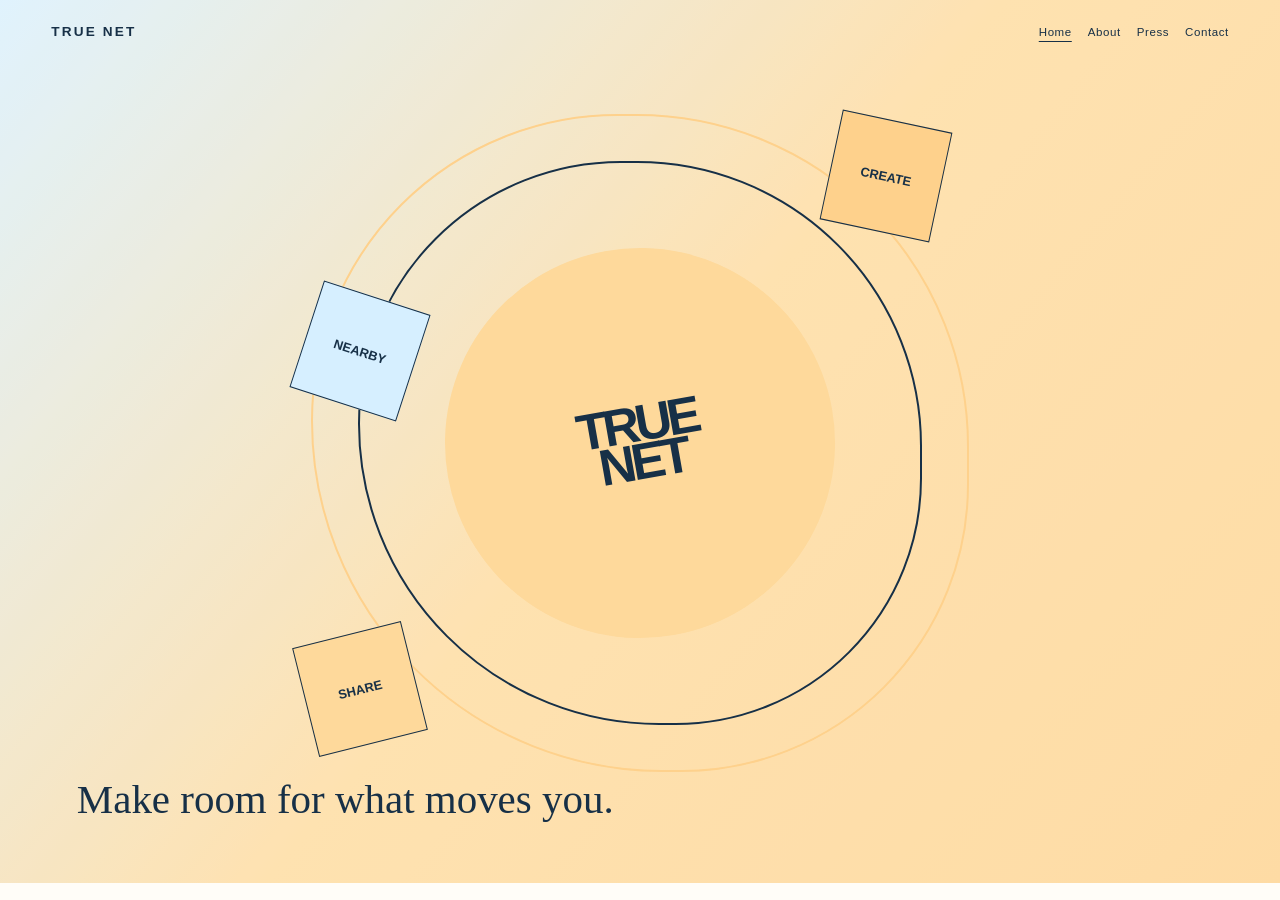
<file: index.html>
<!doctype html>
<html lang="en">
  <head>
    <meta charset="utf-8">
    <meta name="viewport" content="width=device-width, initial-scale=1">
    <title>TRUE NET</title>
    <link rel="stylesheet" href="style.css">
    <script src="script.js" defer></script>
  </head>
  <body class="home-page">
    <header class="site-header">
      <a class="wordmark" href="index.html">TRUE NET</a>
      <nav aria-label="Primary navigation">
        <a aria-current="page" href="index.html">Home</a>
        <a href="about.html">About</a>
        <a href="press.html">Press</a>
        <a href="contact.html">Contact</a>
      </nav>
    </header>

    <main class="hero">
      <video class="hero-video" autoplay muted loop playsinline aria-label="Homepage video placeholder">
        <p>Homepage video placeholder.</p>
      </video>

      <div class="visual-stage" aria-label="Rotating creative visuals">
        <div class="orbit orbit-one"></div>
        <div class="orbit orbit-two"></div>
        <div class="hero-core"><span>TRUE<br>NET</span></div>
        <div class="float-block block-yellow">create</div>
        <div class="float-block block-pink">share</div>
        <div class="float-block block-blue">nearby</div>
      </div>
      <div class="hero-slogan">
        <h1>Make room for what moves you.</h1>
      </div>
    </main>
  </body>
</html>
</file>
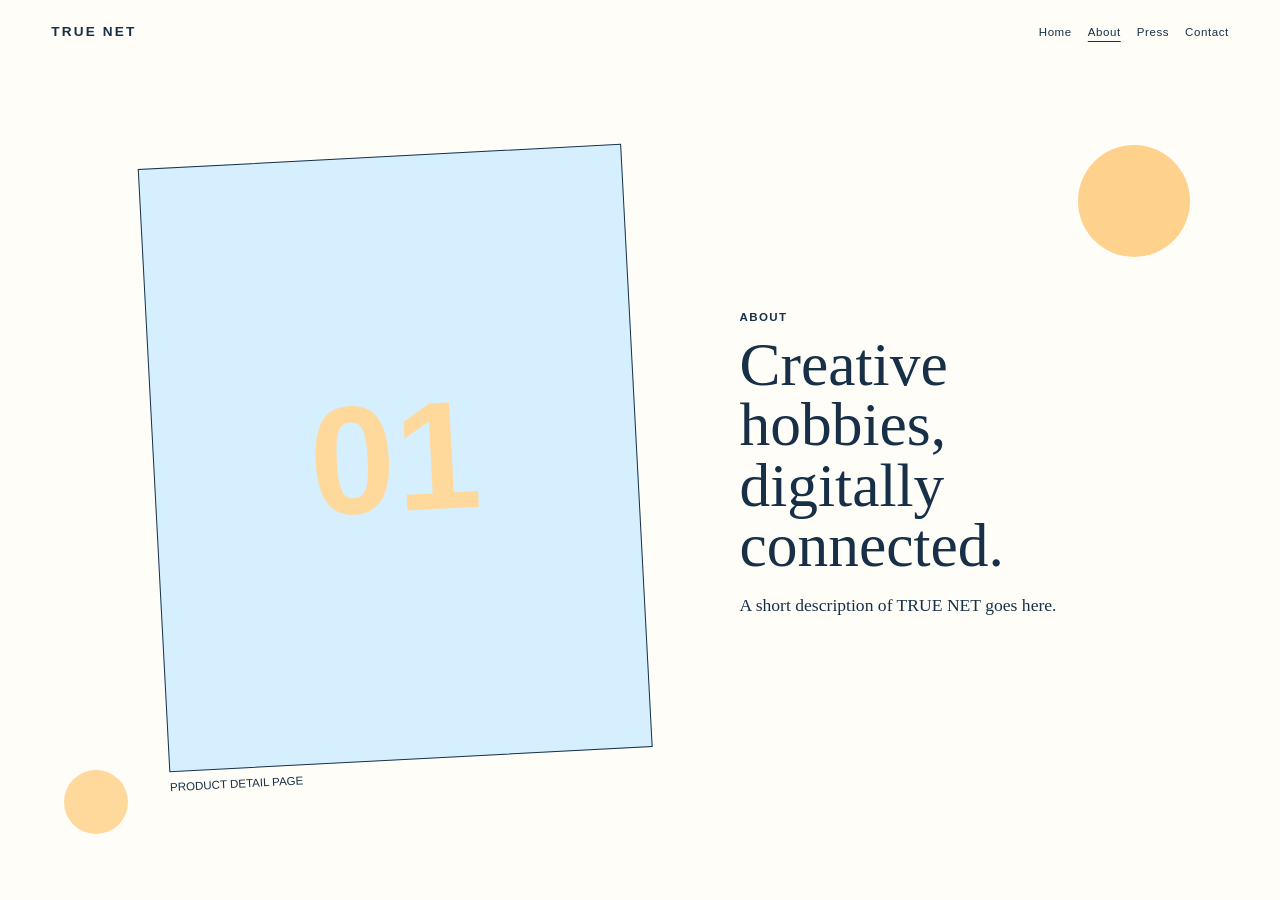
<file: about.html>
<!doctype html>
<html lang="en">
  <head>
    <meta charset="utf-8">
    <meta name="viewport" content="width=device-width, initial-scale=1">
    <title>About — TRUE NET</title>
    <link rel="stylesheet" href="style.css">
  </head>
  <body>
    <header class="site-header">
      <a class="wordmark" href="index.html">TRUE NET</a>
      <nav aria-label="Primary navigation">
        <a href="index.html">Home</a>
        <a aria-current="page" href="about.html">About</a>
        <a href="press.html">Press</a>
        <a href="contact.html">Contact</a>
      </nav>
    </header>

    <main class="about-layout">
      <span class="corner-shape shape-one" aria-hidden="true"></span>
      <span class="corner-shape shape-two" aria-hidden="true"></span>
      <article class="pdp" aria-label="Product detail page visual">
        <div class="pdp-art"><span>01</span></div>
        <p>Product detail page</p>
      </article>
      <section class="about-copy">
        <p class="eyebrow">About</p>
        <h1>Creative hobbies, digitally connected.</h1>
        <p>A short description of TRUE NET goes here.</p>
      </section>
    </main>
  </body>
</html>
</file>
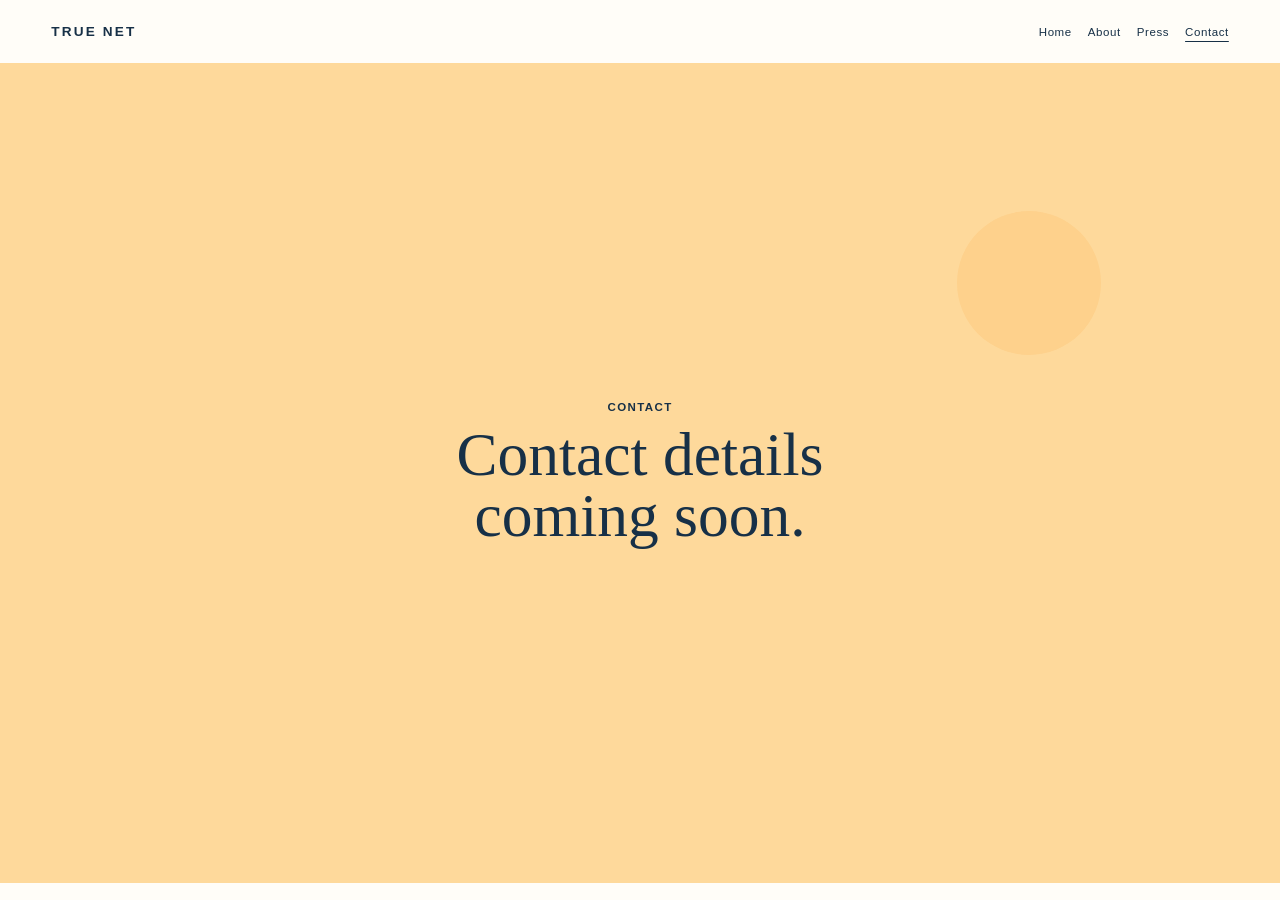
<file: contact.html>
<!doctype html>
<html lang="en">
  <head>
    <meta charset="utf-8">
    <meta name="viewport" content="width=device-width, initial-scale=1">
    <title>Contact — TRUE NET</title>
    <link rel="stylesheet" href="style.css">
  </head>
  <body>
    <header class="site-header">
      <a class="wordmark" href="index.html">TRUE NET</a>
      <nav aria-label="Primary navigation">
        <a href="index.html">Home</a>
        <a href="about.html">About</a>
        <a href="press.html">Press</a>
        <a aria-current="page" href="contact.html">Contact</a>
      </nav>
    </header>

    <main class="simple-page contact-page">
      <div class="floating-dot" aria-hidden="true"></div>
      <p class="eyebrow">Contact</p>
      <h1>Contact details coming soon.</h1>
    </main>
  </body>
</html>
</file>
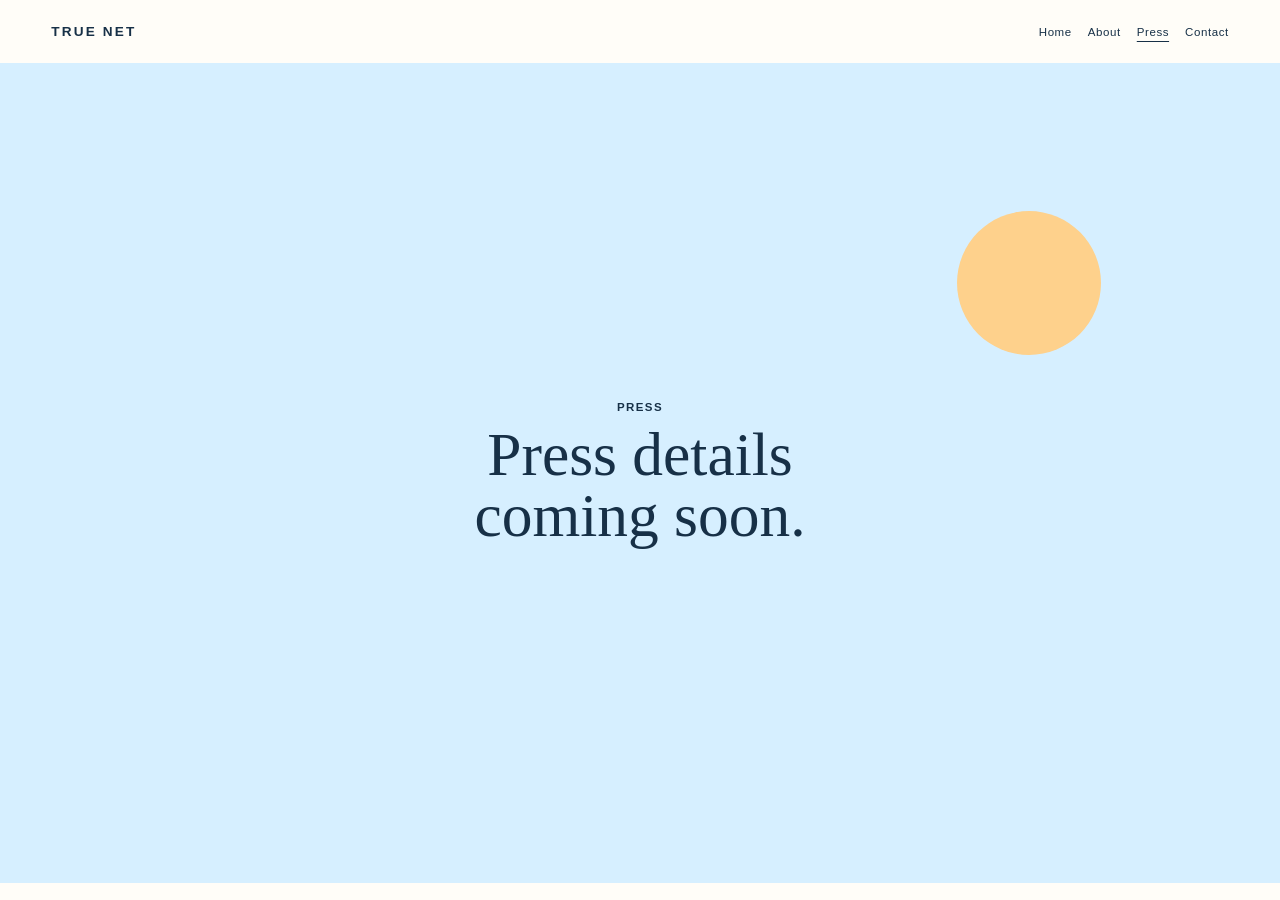
<file: press.html>
<!doctype html>
<html lang="en">
  <head>
    <meta charset="utf-8">
    <meta name="viewport" content="width=device-width, initial-scale=1">
    <title>Press — TRUE NET</title>
    <link rel="stylesheet" href="style.css">
  </head>
  <body>
    <header class="site-header">
      <a class="wordmark" href="index.html">TRUE NET</a>
      <nav aria-label="Primary navigation">
        <a href="index.html">Home</a>
        <a href="about.html">About</a>
        <a aria-current="page" href="press.html">Press</a>
        <a href="contact.html">Contact</a>
      </nav>
    </header>

    <main class="simple-page">
      <div class="floating-dot" aria-hidden="true"></div>
      <p class="eyebrow">Press</p>
      <h1>Press details coming soon.</h1>
    </main>
  </body>
</html>
</file>
<file: style.css>
:root {
  --sky: #d6efff;
  --apricot: #fed18c;
  --blush: #fed99b;
  --ink: #173047;
  --paper: #fffdf8;
}

* { box-sizing: border-box; }

html { background: var(--paper); }

body {
  min-width: 0;
  margin: 0;
  overflow-x: hidden;
  color: var(--ink);
  background: var(--paper);
  font-family: Georgia, "Times New Roman", serif;
}

a { color: inherit; }

.site-header {
  position: relative;
  z-index: 5;
  display: flex;
  align-items: center;
  justify-content: space-between;
  gap: 1rem;
  padding: 1.5rem clamp(1.25rem, 4vw, 4.5rem);
}

.wordmark {
  font-family: Arial, sans-serif;
  font-size: 0.85rem;
  font-weight: 800;
  letter-spacing: 0.16em;
  text-decoration: none;
}

nav { display: flex; flex-wrap: wrap; justify-content: flex-end; gap: 1rem; }

nav a {
  font-family: Arial, sans-serif;
  font-size: 0.72rem;
  letter-spacing: 0.05em;
  text-decoration: none;
}

nav a[aria-current="page"] { text-decoration: underline; text-underline-offset: 0.3rem; }

.hero {
  position: relative;
  display: grid;
  grid-template-columns: minmax(12rem, 0.8fr) minmax(18rem, 1.2fr);
  grid-template-rows: 1fr;
  align-items: end;
  height: 100svh;
  min-height: 100svh;
  margin-top: -5rem;
  overflow: hidden;
  padding: 7rem clamp(1.25rem, 6vw, 7rem) 3rem;
  isolation: isolate;
}

.hero-video {
  position: absolute;
  z-index: -2;
  inset: 0;
  width: 100%;
  height: 100%;
  object-fit: cover;
  background: linear-gradient(130deg, var(--sky), var(--blush), var(--apricot));
}

.hero::after {
  position: absolute;
  z-index: -1;
  inset: 0;
  content: "";
  background: color-mix(in srgb, var(--paper) 22%, transparent);
}

.hero-slogan {
  z-index: 2;
  grid-column: 1;
  justify-self: start;
  align-self: end;
  max-width: none;
  padding-bottom: 1rem;
  text-align: left;
}

.hero-slogan h1 { font-size: clamp(0.85rem, 3.2vw, 3.4rem); white-space: nowrap; }

.eyebrow {
  margin: 0 0 0.7rem;
  font-family: Arial, sans-serif;
  font-size: 0.72rem;
  font-weight: 700;
  letter-spacing: 0.12em;
  text-transform: uppercase;
}

h1 { margin: 0; font-size: clamp(2.1rem, 4.8vw, 5rem); font-weight: 400; line-height: 0.98; }

.visual-stage {
  position: relative;
  z-index: 1;
  width: min(100%, 42rem);
  aspect-ratio: 1 / 1;
  grid-column: 1 / -1;
  grid-row: 1;
  justify-self: center;
}

.hero-core {
  position: absolute;
  inset: 21%;
  display: grid;
  place-items: center;
  border-radius: 50%;
  background: var(--blush);
  color: var(--ink);
  font-family: Arial, sans-serif;
  font-size: clamp(1.6rem, 4vw, 3.5rem);
  font-weight: 800;
  letter-spacing: -0.09em;
  line-height: 0.75;
  text-align: center;
  transform: rotate(-10deg);
}

.orbit { position: absolute; inset: 8%; border: 2px solid var(--ink); border-radius: 48% 52% 45% 55%; }
.orbit-one { animation: spin 18s linear infinite; }
.orbit-two { inset: 1%; border-color: var(--apricot); animation: spin 24s linear infinite reverse; }

.float-block {
  position: absolute;
  display: grid;
  width: 7rem;
  height: 7rem;
  place-items: center;
  border: 1px solid var(--ink);
  font-family: Arial, sans-serif;
  font-size: 0.8rem;
  font-weight: 700;
  text-transform: uppercase;
  animation: bob 4.5s ease-in-out infinite alternate;
}

.block-yellow { top: 2%; right: 5%; background: var(--apricot); transform: rotate(12deg); }
.block-pink { bottom: 5%; left: 0; background: var(--blush); transform: rotate(-14deg); animation-delay: -1.2s; }
.block-blue { top: 28%; left: 0; background: var(--sky); transform: rotate(18deg); animation-delay: -2.4s; }

.about-layout {
  position: relative;
  display: grid;
  grid-template-columns: minmax(15rem, 1fr) minmax(15rem, 0.8fr);
  gap: clamp(2rem, 8vw, 9rem);
  align-items: center;
  min-height: calc(100vh - 5rem);
  padding: 3rem clamp(1.25rem, 12vw, 12rem);
}

.pdp { z-index: 1; margin: 0; transform: rotate(-3deg); }
.pdp-art { display: grid; aspect-ratio: 4 / 5; place-items: center; background: var(--sky); border: 1px solid var(--ink); }
.pdp-art span { font-family: Arial, sans-serif; font-size: clamp(4rem, 12vw, 10rem); font-weight: 800; color: var(--blush); }
.pdp p { margin: 0.55rem 0; font-family: Arial, sans-serif; font-size: 0.72rem; text-transform: uppercase; }
.about-copy { max-width: 25rem; }
.about-copy > p:last-child { max-width: 20rem; font-size: 1.1rem; line-height: 1.4; }

.corner-shape { position: absolute; width: 7rem; height: 7rem; border-radius: 50%; background: var(--apricot); }
.shape-one { top: 10%; right: 7%; }
.shape-two { bottom: 6%; left: 5%; width: 4rem; height: 4rem; background: var(--blush); }

.simple-page {
  position: relative;
  display: grid;
  min-height: calc(100vh - 5rem);
  place-content: center;
  padding: 2rem;
  text-align: center;
  background: var(--sky);
}

.contact-page { background: var(--blush); }
.simple-page h1 { max-width: 12ch; }
.floating-dot { position: absolute; top: 18%; right: 14%; width: clamp(4rem, 12vw, 9rem); aspect-ratio: 1; border-radius: 50%; background: var(--apricot); animation: bob 3s ease-in-out infinite alternate; }

@keyframes spin { to { transform: rotate(360deg); } }
@keyframes bob { to { translate: 0 -1rem; } }

@media (max-width: 650px) {
  .site-header { align-items: flex-start; padding: 1.25rem; }
  nav { max-width: 12rem; gap: 0.6rem 0.8rem; }
  .hero { grid-template-columns: 1fr; align-content: space-between; height: 100svh; min-height: 100svh; margin-top: -5rem; padding: 7rem 1.25rem 2rem; }
  .visual-stage { width: min(72vw, 24rem); justify-self: center; }
  .hero-slogan { grid-column: 1; grid-row: 2; padding: 0; }
  .float-block { width: 5rem; height: 5rem; font-size: 0.62rem; }
  .about-layout { grid-template-columns: 1fr; padding: 3rem 1.5rem; }
  .about-copy { order: -1; }
}
</file>
